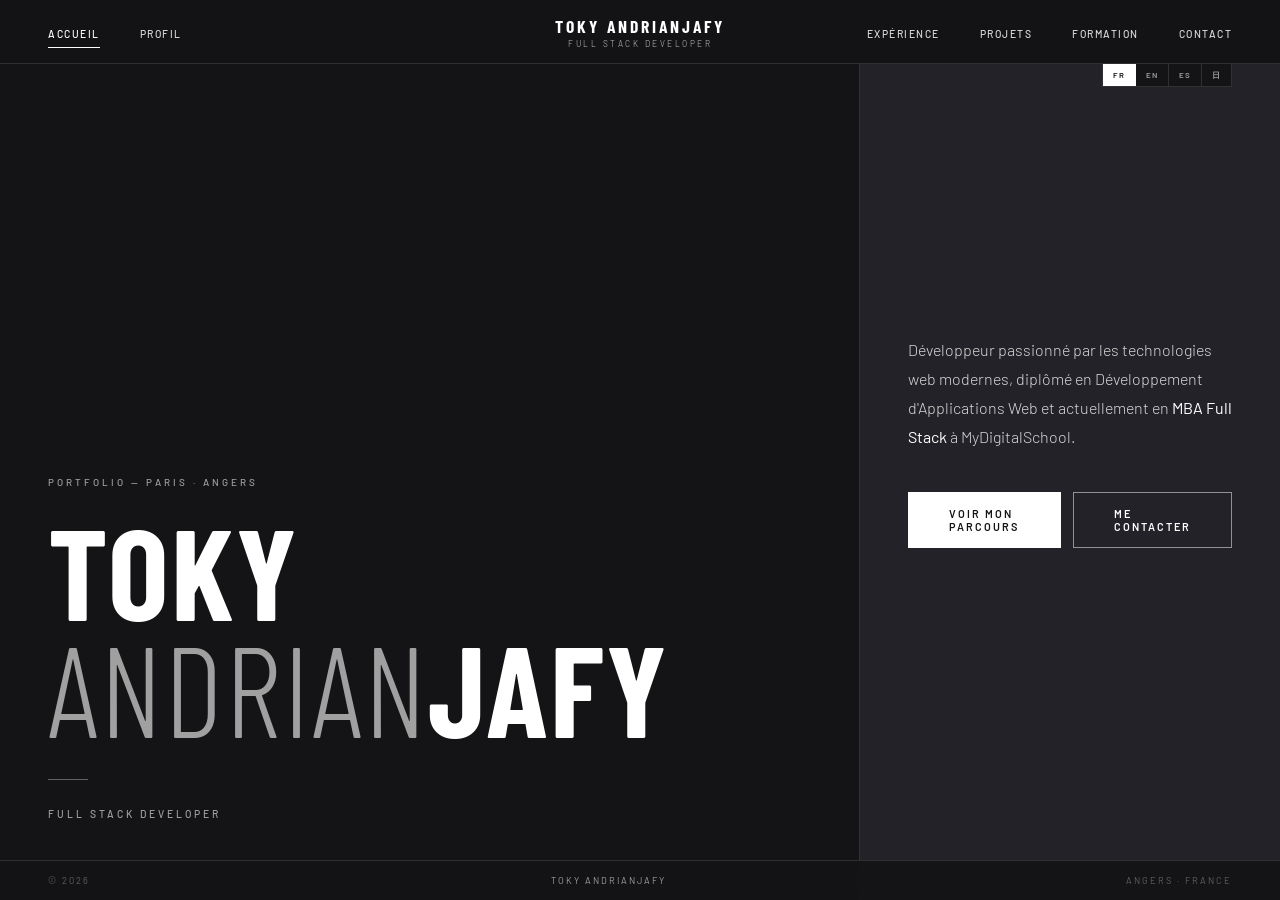
<file: index.html>
<!DOCTYPE html>
<html lang="fr">
<head>
  <meta charset="UTF-8" />
  <meta name="viewport" content="width=device-width, initial-scale=1.0" />
  <title>Toky Andrianjafy — Full Stack Developer</title>

  <!-- SEO -->
  <meta name="description" content="Toky Andrianjafy — Développeur Full Stack basé à Angers. Expert React, Next.js, Angular et Kubernetes. MBA Full Stack à MyDigitalSchool, actuellement Platform Engineer chez ENEDIS." />
  <meta name="author" content="Toky Andrianjafy" />
  <meta name="robots" content="index, follow" />
  <link rel="canonical" href="https://toky-andrianjafy.fr/" />

  <!-- Open Graph -->
  <meta property="og:type" content="website" />
  <meta property="og:url" content="https://toky-andrianjafy.fr/" />
  <meta property="og:title" content="Toky Andrianjafy — Full Stack Developer" />
  <meta property="og:description" content="Développeur Full Stack basé à Angers. Expert React, Next.js, Angular et Kubernetes. Platform Engineer chez ENEDIS." />
  <meta property="og:image" content="https://toky-andrianjafy.fr/images/og.png" />
  <meta property="og:locale" content="fr_FR" />

  <!-- Twitter Card -->
  <meta name="twitter:card" content="summary_large_image" />
  <meta name="twitter:title" content="Toky Andrianjafy — Full Stack Developer" />
  <meta name="twitter:description" content="Développeur Full Stack basé à Angers. Expert React, Next.js, Angular et Kubernetes." />
  <meta name="twitter:image" content="https://toky-andrianjafy.fr/images/og.png" />

  <!-- Favicon -->
  <link rel="icon" type="image/svg+xml" href="./favicon.svg" />
  <link rel="alternate icon" href="./favicon.ico" />

  <link rel="stylesheet" href="./assets/styles.css" />
</head>
<body data-page="home">

  <div id="cursor"></div>
  <div id="cursor-circle"></div>
  <div id="curtain"><div id="curtain-line"></div></div>

  <input type="checkbox" id="nav-toggle" class="nav-toggle" />
  <nav>
    <ul class="nav-left">
      <li><a href="./index.html" data-page="home" data-i18n="nav.home">Accueil</a></li>
      <li><a href="./pages/about.html" data-page="about" data-i18n="nav.about">Profil</a></li>
    </ul>
    <div class="nav-logo">
      <div class="nav-logo-main">Toky Andrianjafy</div>
      <div class="nav-logo-sub">Full Stack Developer</div>
    </div>
    <ul class="nav-right">
      <li><a href="./pages/experience.html" data-page="experience" data-i18n="nav.experience">Expérience</a></li>
      <li><a href="./pages/projects.html" data-page="projects" data-i18n="nav.projects">Projets</a></li>
      <li><a href="./pages/education.html" data-page="education" data-i18n="nav.education">Formation</a></li>
      <li><a href="./pages/contact.html" data-page="contact" data-i18n="nav.contact">Contact</a></li>
    </ul>
    <label for="nav-toggle" class="nav-hamburger" aria-label="Menu">
      <span></span><span></span><span></span>
    </label>
  </nav>
  <div class="nav-drawer">
    <a href="./index.html" data-page="home" data-i18n="nav.home">Accueil</a>
    <a href="./pages/about.html" data-page="about" data-i18n="nav.about">Profil</a>
    <a href="./pages/experience.html" data-page="experience" data-i18n="nav.experience">Expérience</a>
    <a href="./pages/projects.html" data-page="projects" data-i18n="nav.projects">Projets</a>
    <a href="./pages/education.html" data-page="education" data-i18n="nav.education">Formation</a>
    <a href="./pages/contact.html" data-page="contact" data-i18n="nav.contact">Contact</a>
  </div>

  <main class="page active" id="home">
    <div class="home-hero">
      <div class="hero-editorial">
        <div class="hero-overline reveal" data-i18n="home.overline">Portfolio — Paris · Angers</div>
        <h1 class="hero-name reveal">Toky<br><span class="italic">Andrian</span>jafy</h1>
        <div class="hero-rule reveal"></div>
        <div class="hero-tagline reveal" data-i18n="home.tagline">Full Stack Developer</div>
      </div>
      <div class="hero-content">
        <p class="hero-intro reveal" data-i18n="home.intro">Développeur passionné par les technologies web modernes, diplômé en Développement d'Applications Web et actuellement en <em>MBA Full Stack</em> à MyDigitalSchool.</p>
        
        <div class="hero-btns reveal">
          <a href="./pages/experience.html" class="btn btn-dark" data-page="experience" data-i18n="home.btn.work">Voir mon parcours</a>
          <a href="./pages/contact.html" class="btn btn-outline" data-page="contact" data-i18n="home.btn.contact">Me contacter</a>
        </div>
      </div>
    </div>
  </main>

  <footer>
    <span>© 2026</span>
    <span class="ft-center">Toky Andrianjafy</span>
    <span data-i18n="footer.loc">Angers · France</span>
  </footer>

  <script src="./assets/i18n.js"></script>
  <script src="./assets/main.js"></script>
</body>
</html>
</file>
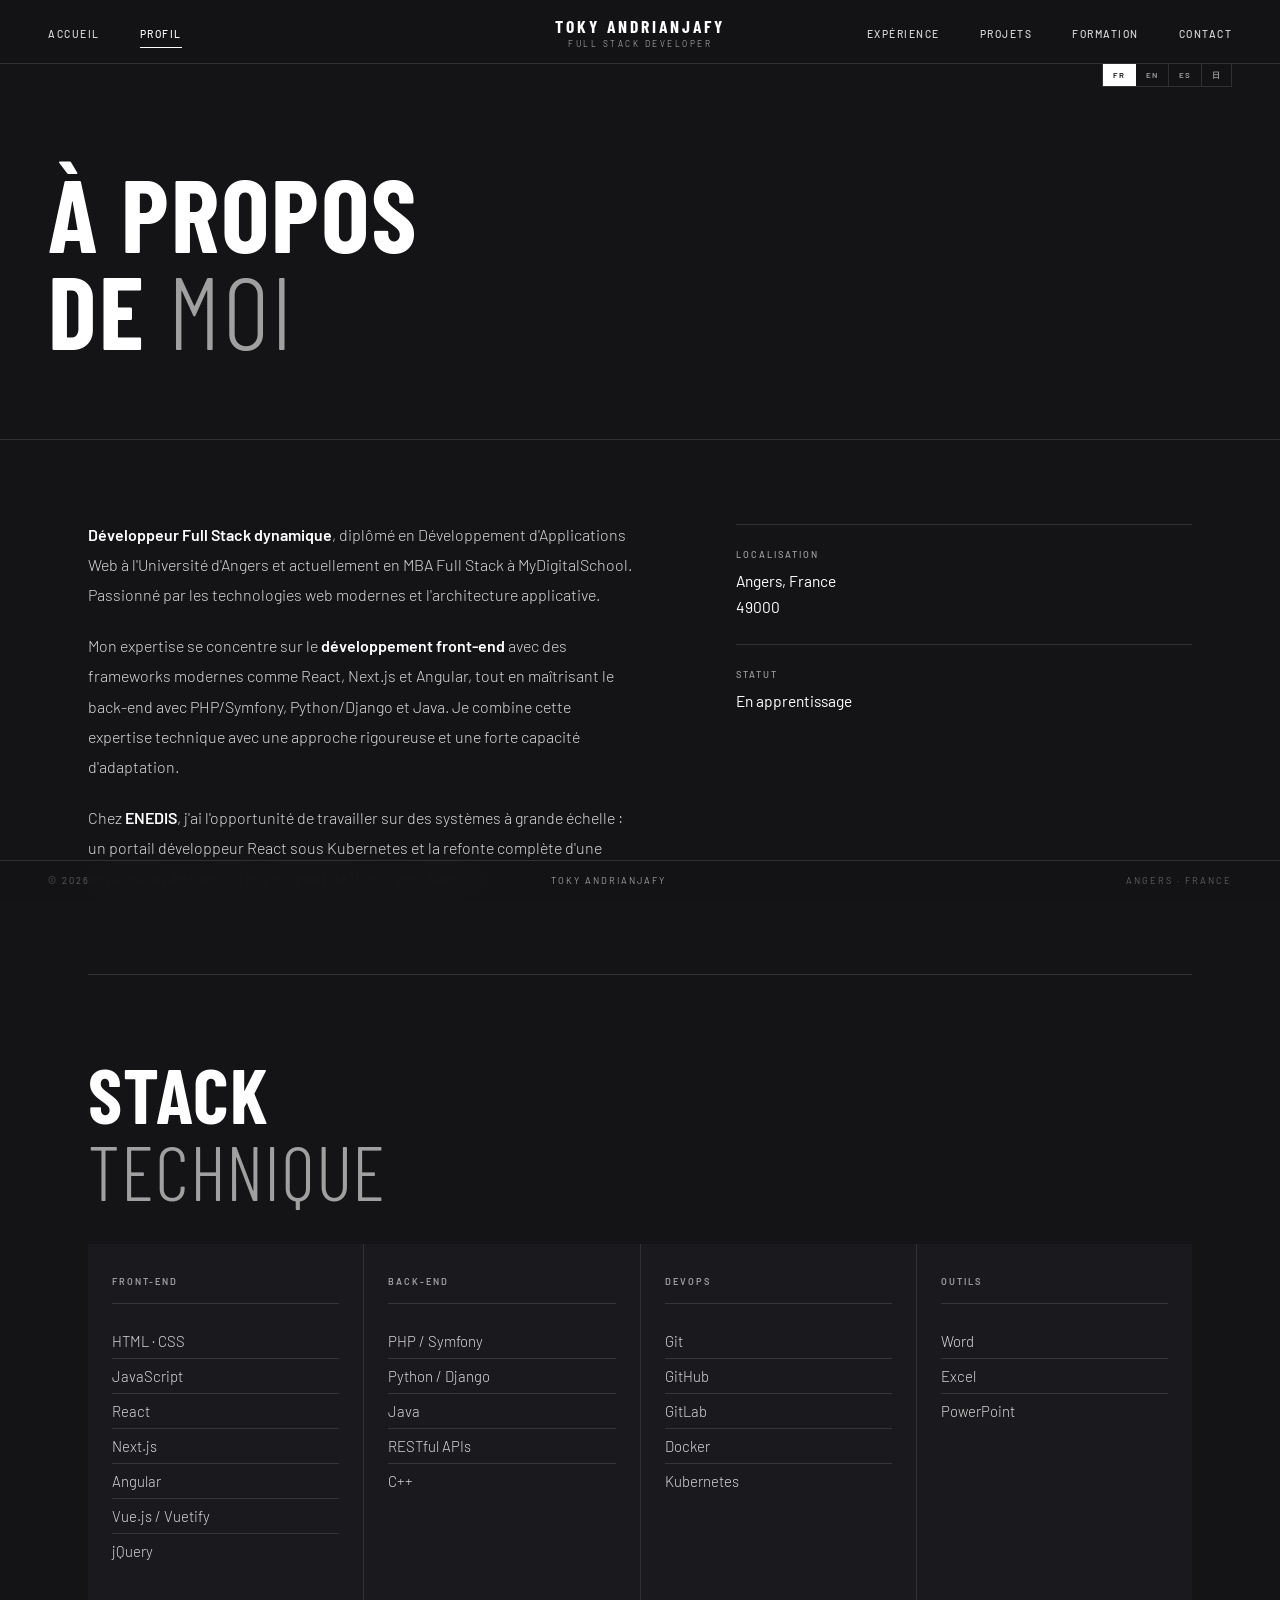
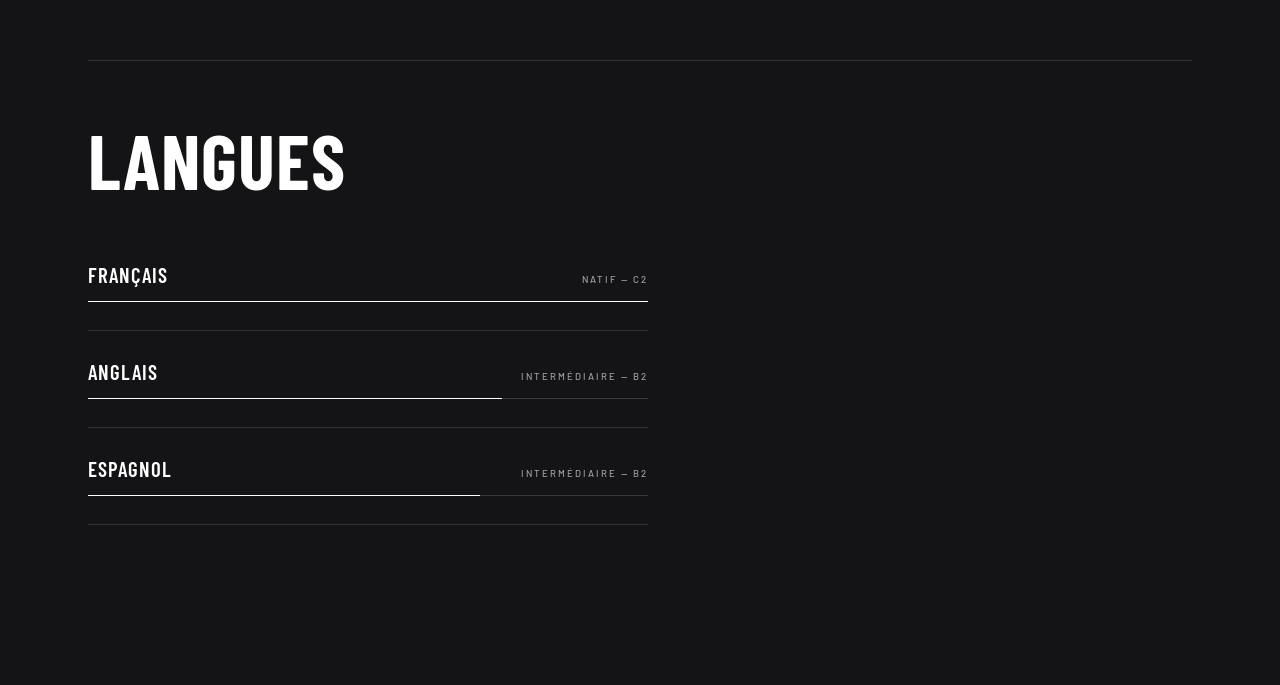
<file: pages/about.html>
<!DOCTYPE html>
<html lang="fr">
<head>
  <meta charset="UTF-8" />
  <meta name="viewport" content="width=device-width, initial-scale=1.0" />
  <title>Profil — Toky Andrianjafy</title>

  <!-- SEO -->
  <meta name="description" content="Profil de Toky Andrianjafy, développeur Full Stack maîtrisant React, Angular, Next.js, Python, Docker et Kubernetes. Basé à Angers, France." />
  <meta name="author" content="Toky Andrianjafy" />
  <meta name="robots" content="index, follow" />
  <link rel="canonical" href="https://toky-andrianjafy.fr/pages/about.html" />

  <!-- Open Graph -->
  <meta property="og:type" content="website" />
  <meta property="og:url" content="https://toky-andrianjafy.fr/pages/about.html" />
  <meta property="og:title" content="Profil — Toky Andrianjafy" />
  <meta property="og:description" content="Développeur Full Stack maîtrisant React, Angular, Next.js, Python, Docker et Kubernetes. Basé à Angers, France." />
  <meta property="og:image" content="https://toky-andrianjafy.fr/images/og.png" />
  <meta property="og:locale" content="fr_FR" />

  <!-- Twitter Card -->
  <meta name="twitter:card" content="summary_large_image" />
  <meta name="twitter:title" content="Profil — Toky Andrianjafy" />
  <meta name="twitter:description" content="Développeur Full Stack maîtrisant React, Angular, Next.js, Python, Docker et Kubernetes." />
  <meta name="twitter:image" content="https://toky-andrianjafy.fr/images/og.png" />

  <!-- Favicon -->
  <link rel="icon" type="image/svg+xml" href="../favicon.svg" />
  <link rel="alternate icon" href="../favicon.ico" />

  <link rel="stylesheet" href="../assets/styles.css" />
</head>
<body data-page="about">
  <div id="cursor"></div>
  <div id="cursor-circle"></div>
  <div id="curtain"><div id="curtain-line"></div></div>
  <input type="checkbox" id="nav-toggle" class="nav-toggle" />
  <nav>
    <ul class="nav-left">
      <li><a href="../index.html" data-page="home" data-i18n="nav.home">Accueil</a></li>
      <li><a href="../pages/about.html" data-page="about" data-i18n="nav.about">Profil</a></li>
    </ul>
    <div class="nav-logo">
      <div class="nav-logo-main">Toky Andrianjafy</div>
      <div class="nav-logo-sub">Full Stack Developer</div>
    </div>
    <ul class="nav-right">
      <li><a href="../pages/experience.html" data-page="experience" data-i18n="nav.experience">Expérience</a></li>
      <li><a href="../pages/projects.html" data-page="projects" data-i18n="nav.projects">Projets</a></li>
      <li><a href="../pages/education.html" data-page="education" data-i18n="nav.education">Formation</a></li>
      <li><a href="../pages/contact.html" data-page="contact" data-i18n="nav.contact">Contact</a></li>
    </ul>
    <label for="nav-toggle" class="nav-hamburger" aria-label="Menu">
      <span></span><span></span><span></span>
    </label>
  </nav>
  <div class="nav-drawer">
    <a href="../index.html" data-page="home" data-i18n="nav.home">Accueil</a>
    <a href="../pages/about.html" data-page="about" data-i18n="nav.about">Profil</a>
    <a href="../pages/experience.html" data-page="experience" data-i18n="nav.experience">Expérience</a>
    <a href="../pages/projects.html" data-page="projects" data-i18n="nav.projects">Projets</a>
    <a href="../pages/education.html" data-page="education" data-i18n="nav.education">Formation</a>
    <a href="../pages/contact.html" data-page="contact" data-i18n="nav.contact">Contact</a>
  </div>

  <main class="page active" id="about">
    <div class="page-hero-section">
      <h2 class="hero-page-title reveal" data-i18n="about.title">À propos<br>de <em>moi</em></h2>
    </div>
    <div class="pg-wrap">
      <div class="about-grid">
        <div class="about-body">
          <p class="reveal" data-i18n="about.p1"><strong>Développeur Full Stack dynamique</strong>, diplômé en Développement d'Applications Web à l'Université d'Angers et actuellement en MBA Full Stack à MyDigitalSchool.</p>
          <p class="reveal" data-i18n="about.p2">Mon expertise se concentre sur le <strong>développement front-end</strong> avec des frameworks modernes comme React, Next.js et Angular.</p>
          <p class="reveal" data-i18n="about.p3">Chez <strong>ENEDIS</strong>, j'ai travaillé sur des systèmes à grande échelle.</p>
        </div>
        <div class="about-aside">
          <div class="aside-block reveal">
            <div class="aside-label" data-i18n="about.loc.l">Localisation</div>
            <div class="aside-val" data-i18n="about.loc.v">Angers, France<br>49000</div>
          </div>
          
          <div class="aside-block reveal">
            <div class="aside-label" data-i18n="about.sta.l">Statut</div>
            <div class="aside-val" style="color:var(--or)" data-i18n="about.sta.v">En cours d'apprentissage</div>
          </div>
        </div>
      </div>

      <div class="divider"></div>

      <div class="skills-section">
        <h2 class="section-h2 reveal" style="margin-bottom:36px" data-i18n="about.ski.t">Stack<br><em>technique</em></h2>
        <div class="skills-grid reveal">
          <div class="skill-col">
            <div class="skill-col-title" data-i18n="col.front">Front-End</div>
            <ul class="skill-list">
              <li>HTML · CSS</li><li>JavaScript</li><li>React</li><li>Next.js</li><li>Angular</li><li>Vue.js / Vuetify</li><li>jQuery</li>
            </ul>
          </div>
          <div class="skill-col">
            <div class="skill-col-title" data-i18n="col.back">Back-End</div>
            <ul class="skill-list">
              <li>PHP / Symfony</li><li>Python / Django</li><li>Java</li><li>RESTful APIs</li><li>C++</li>
            </ul>
          </div>
          <div class="skill-col">
            <div class="skill-col-title" data-i18n="col.devops">DevOps</div>
            <ul class="skill-list">
              <li>Git</li><li>GitHub</li><li>GitLab</li><li>Docker</li><li>Kubernetes</li>
            </ul>
          </div>
          <div class="skill-col">
            <div class="skill-col-title" data-i18n="col.tools">Outils</div>
            <ul class="skill-list">
              <li>Word</li><li>Excel</li><li>PowerPoint</li>
            </ul>
          </div>
        </div>
      </div>

      <div class="divider"></div>

      <div class="langs-section">
        <h2 class="section-h2 reveal" style="margin-bottom:36px" data-i18n="cnt.lngs.l">Langues</h2>
        <div class="langs-list">
          <div class="lang-entry reveal">
            <div class="lang-top">
              <span class="lang-name" data-i18n="lng.fr">Français</span>
              <span class="lang-lv" data-i18n="lng.fr.lv">Natif — C2</span>
            </div>
            <div class="lang-track"><div class="lang-fill" style="width:100%"></div></div>
          </div>
          <div class="lang-entry reveal">
            <div class="lang-top">
              <span class="lang-name" data-i18n="lng.en">Anglais</span>
              <span class="lang-lv" data-i18n="lng.en.lv">Intermédiaire — B2</span>
            </div>
            <div class="lang-track"><div class="lang-fill" style="width:74%;animation-delay:.3s"></div></div>
          </div>
          <div class="lang-entry reveal">
            <div class="lang-top">
              <span class="lang-name" data-i18n="lng.es">Espagnol</span>
              <span class="lang-lv" data-i18n="lng.es.lv">Intermédiaire — B2</span>
            </div>
            <div class="lang-track"><div class="lang-fill" style="width:70%;animation-delay:.55s"></div></div>
          </div>
        </div>
      </div>
    </div>
  </main>

  <footer>
    <span>© 2026</span>
    <span class="ft-center">Toky Andrianjafy</span>
    <span data-i18n="footer.loc">Angers · France</span>
  </footer>
  <script src="../assets/i18n.js"></script>
  <script src="../assets/main.js"></script>
</body>
</html>
</file>
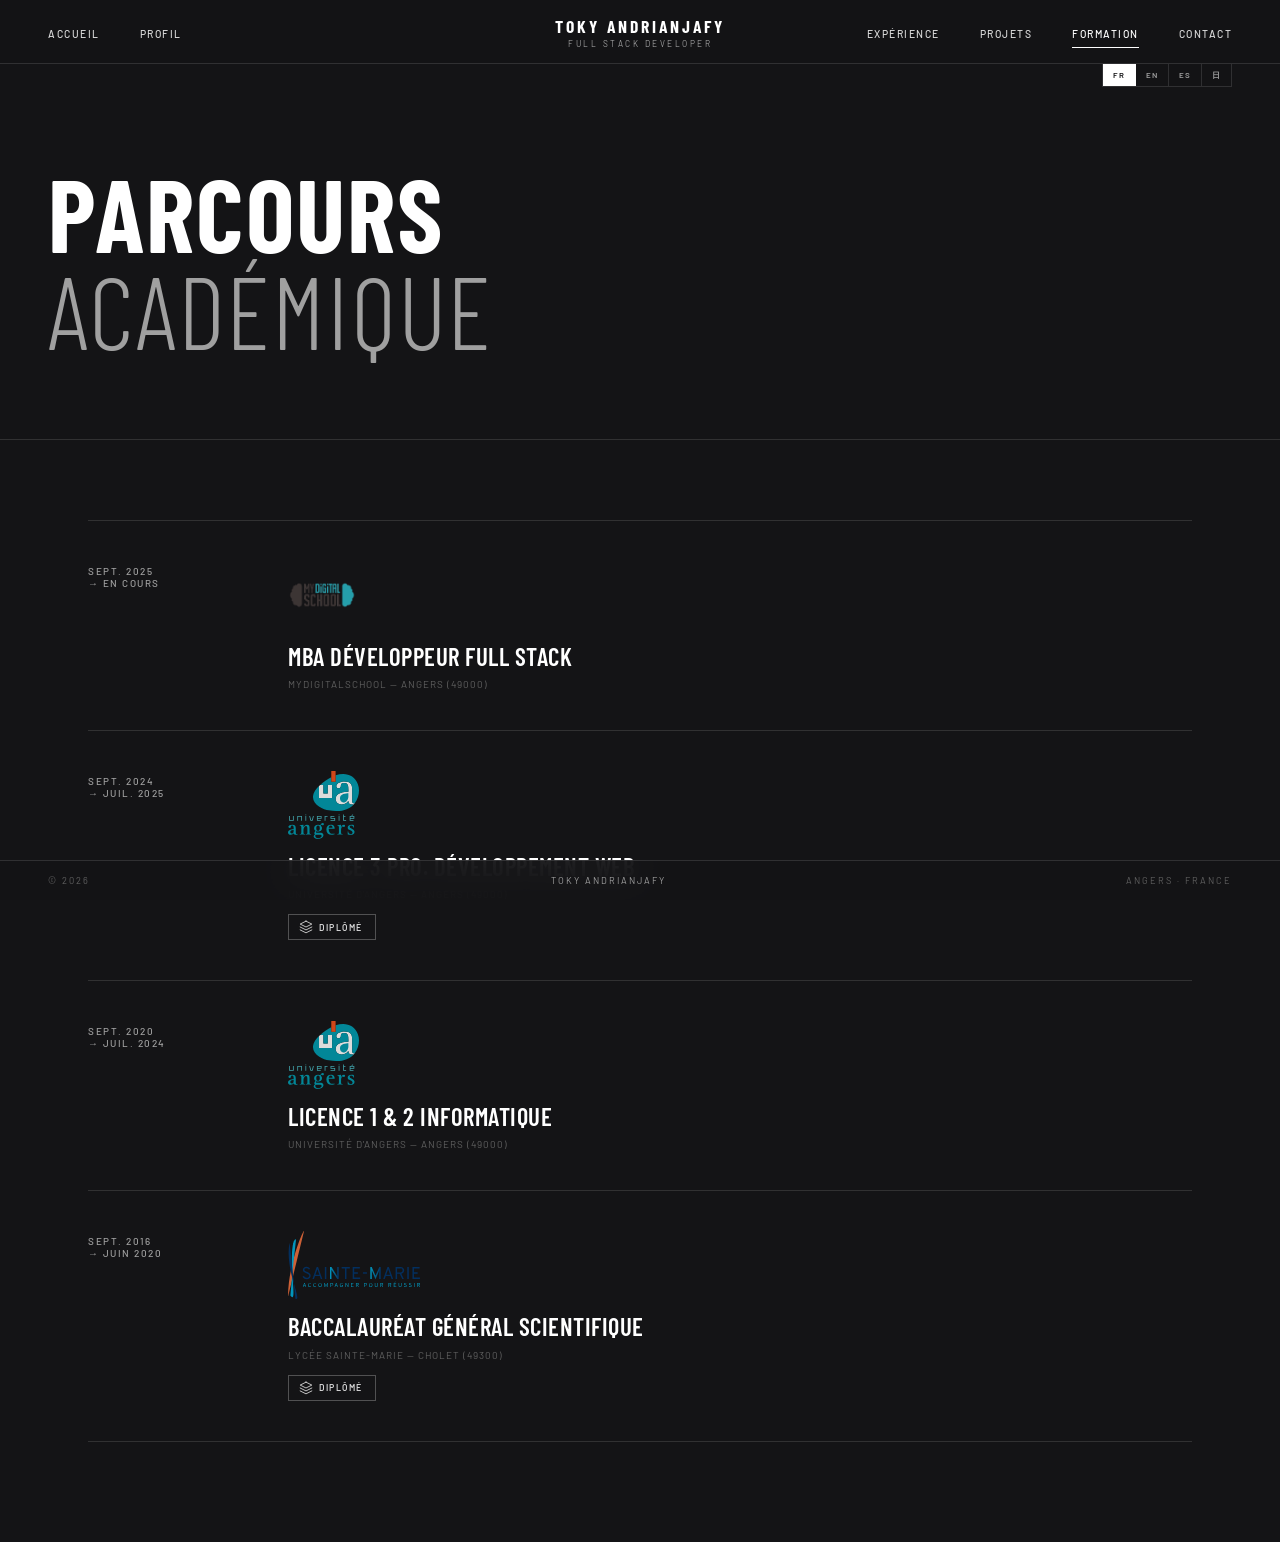
<file: pages/education.html>
<!DOCTYPE html>
<html lang="fr">
<head>
  <meta charset="UTF-8" />
  <meta name="viewport" content="width=device-width, initial-scale=1.0" />
  <title>Formation — Toky Andrianjafy</title>

  <!-- SEO -->
  <meta name="description" content="Parcours académique de Toky Andrianjafy : MBA Full Stack à MyDigitalSchool, Licence Pro Développement Web (Université d'Angers), Baccalauréat Scientifique." />
  <meta name="author" content="Toky Andrianjafy" />
  <meta name="robots" content="index, follow" />
  <link rel="canonical" href="https://toky-andrianjafy.fr/pages/education.html" />

  <!-- Open Graph -->
  <meta property="og:type" content="website" />
  <meta property="og:url" content="https://toky-andrianjafy.fr/pages/education.html" />
  <meta property="og:title" content="Formation — Toky Andrianjafy" />
  <meta property="og:description" content="MBA Full Stack à MyDigitalSchool, Licence Pro Développement Web à l'Université d'Angers. Développeur passionné par les technologies web modernes." />
  <meta property="og:image" content="https://toky-andrianjafy.fr/images/og.png" />
  <meta property="og:locale" content="fr_FR" />

  <!-- Twitter Card -->
  <meta name="twitter:card" content="summary_large_image" />
  <meta name="twitter:title" content="Formation — Toky Andrianjafy" />
  <meta name="twitter:description" content="MBA Full Stack (MyDigitalSchool) · Licence Pro Dev Web (Univ. Angers) · Bac Scientifique." />
  <meta name="twitter:image" content="https://toky-andrianjafy.fr/images/og.png" />

  <!-- Favicon -->
  <link rel="icon" type="image/svg+xml" href="../favicon.svg" />
  <link rel="alternate icon" href="../favicon.ico" />

  <link rel="stylesheet" href="../assets/styles.css" />
</head>
<body data-page="education">
  <div id="cursor"></div>
  <div id="cursor-circle"></div>
  <div id="curtain"><div id="curtain-line"></div></div>
  <input type="checkbox" id="nav-toggle" class="nav-toggle" />
  <nav>
    <ul class="nav-left">
      <li><a href="../index.html" data-page="home" data-i18n="nav.home">Accueil</a></li>
      <li><a href="../pages/about.html" data-page="about" data-i18n="nav.about">Profil</a></li>
    </ul>
    <div class="nav-logo">
      <div class="nav-logo-main">Toky Andrianjafy</div>
      <div class="nav-logo-sub">Full Stack Developer</div>
    </div>
    <ul class="nav-right">
      <li><a href="../pages/experience.html" data-page="experience" data-i18n="nav.experience">Expérience</a></li>
      <li><a href="../pages/projects.html" data-page="projects" data-i18n="nav.projects">Projets</a></li>
      <li><a href="../pages/education.html" data-page="education" data-i18n="nav.education">Formation</a></li>
      <li><a href="../pages/contact.html" data-page="contact" data-i18n="nav.contact">Contact</a></li>
    </ul>
    <label for="nav-toggle" class="nav-hamburger" aria-label="Menu">
      <span></span><span></span><span></span>
    </label>
  </nav>
  <div class="nav-drawer">
    <a href="../index.html" data-page="home" data-i18n="nav.home">Accueil</a>
    <a href="../pages/about.html" data-page="about" data-i18n="nav.about">Profil</a>
    <a href="../pages/experience.html" data-page="experience" data-i18n="nav.experience">Expérience</a>
    <a href="../pages/projects.html" data-page="projects" data-i18n="nav.projects">Projets</a>
    <a href="../pages/education.html" data-page="education" data-i18n="nav.education">Formation</a>
    <a href="../pages/contact.html" data-page="contact" data-i18n="nav.contact">Contact</a>
  </div>

  <main class="page active" id="education">
    <div class="page-hero-section">
      <h2 class="hero-page-title reveal" data-i18n="edu.title">Parcours<br><em>académique</em></h2>
    </div>
    <div class="pg-wrap">
      <div class="edu-list">

        <div class="edu-entry reveal">
          <div class="edu-year" data-i18n="edu.1.per">Sept. 2025<br>→ En cours</div>
          <div>
            <div class="edu-logo"><img src="../images/mds.png" alt="MyDigitalSchool" /></div>
            <div class="edu-deg" data-i18n="edu.1.deg">MBA Développeur Full Stack</div>
            <div class="edu-school" data-i18n="edu.1.sch">MyDigitalSchool — Angers (49000)</div>
          </div>
        </div>

        <div class="edu-entry reveal">
          <div class="edu-year" data-i18n="edu.2.per">Sept. 2024<br>→ Juil. 2025</div>
          <div>
            <div class="edu-logo"><img src="../images/ua.svg" alt="Université d'Angers" /></div>
            <div class="edu-deg" data-i18n="edu.2.deg">Licence 3 Pro. Développement Web</div>
            <div class="edu-school" data-i18n="edu.2.sch">Université d'Angers — Angers (49000)</div>
            <div class="edu-badge">
              <svg width="14" height="14" viewBox="0 0 24 24" fill="none" stroke="currentColor" stroke-width="1.5" stroke-linecap="round" stroke-linejoin="round"><path d="M12 2L2 7l10 5 10-5-10-5z"/><path d="M2 17l10 5 10-5"/><path d="M2 12l10 5 10-5"/></svg>
              <span data-i18n="edu.2.badge">Diplômé</span>
            </div>
          </div>
        </div>

        <div class="edu-entry reveal">
          <div class="edu-year" data-i18n="edu.3.per">Sept. 2020<br>→ Juil. 2024</div>
          <div>
            <div class="edu-logo"><img src="../images/ua.svg" alt="Université d'Angers" /></div>
            <div class="edu-deg" data-i18n="edu.3.deg">Licence 1 &amp; 2 Informatique</div>
            <div class="edu-school" data-i18n="edu.3.sch">Université d'Angers — Angers (49000)</div>
          </div>
        </div>

        <div class="edu-entry reveal">
          <div class="edu-year" data-i18n="edu.4.per">Sept. 2016<br>→ Juin 2020</div>
          <div>
            <div class="edu-logo"><img src="../images/saintemarie.svg" alt="Lycée Sainte-Marie" class="logo-dark-bg" /></div>
            <div class="edu-deg" data-i18n="edu.4.deg">Baccalauréat Général Scientifique</div>
            <div class="edu-school" data-i18n="edu.4.sch">Lycée Sainte-Marie — Cholet (49300)</div>
            <div class="edu-badge">
              <svg width="14" height="14" viewBox="0 0 24 24" fill="none" stroke="currentColor" stroke-width="1.5" stroke-linecap="round" stroke-linejoin="round"><path d="M12 2L2 7l10 5 10-5-10-5z"/><path d="M2 17l10 5 10-5"/><path d="M2 12l10 5 10-5"/></svg>
              <span data-i18n="edu.4.badge">Diplômé</span>
            </div>
          </div>
        </div>

      </div>
    </div>
  </main>

  <footer>
    <span>© 2026</span>
    <span class="ft-center">Toky Andrianjafy</span>
    <span data-i18n="footer.loc">Angers · France</span>
  </footer>
  <script src="../assets/i18n.js"></script>
  <script src="../assets/main.js"></script>
</body>
</html>
</file>
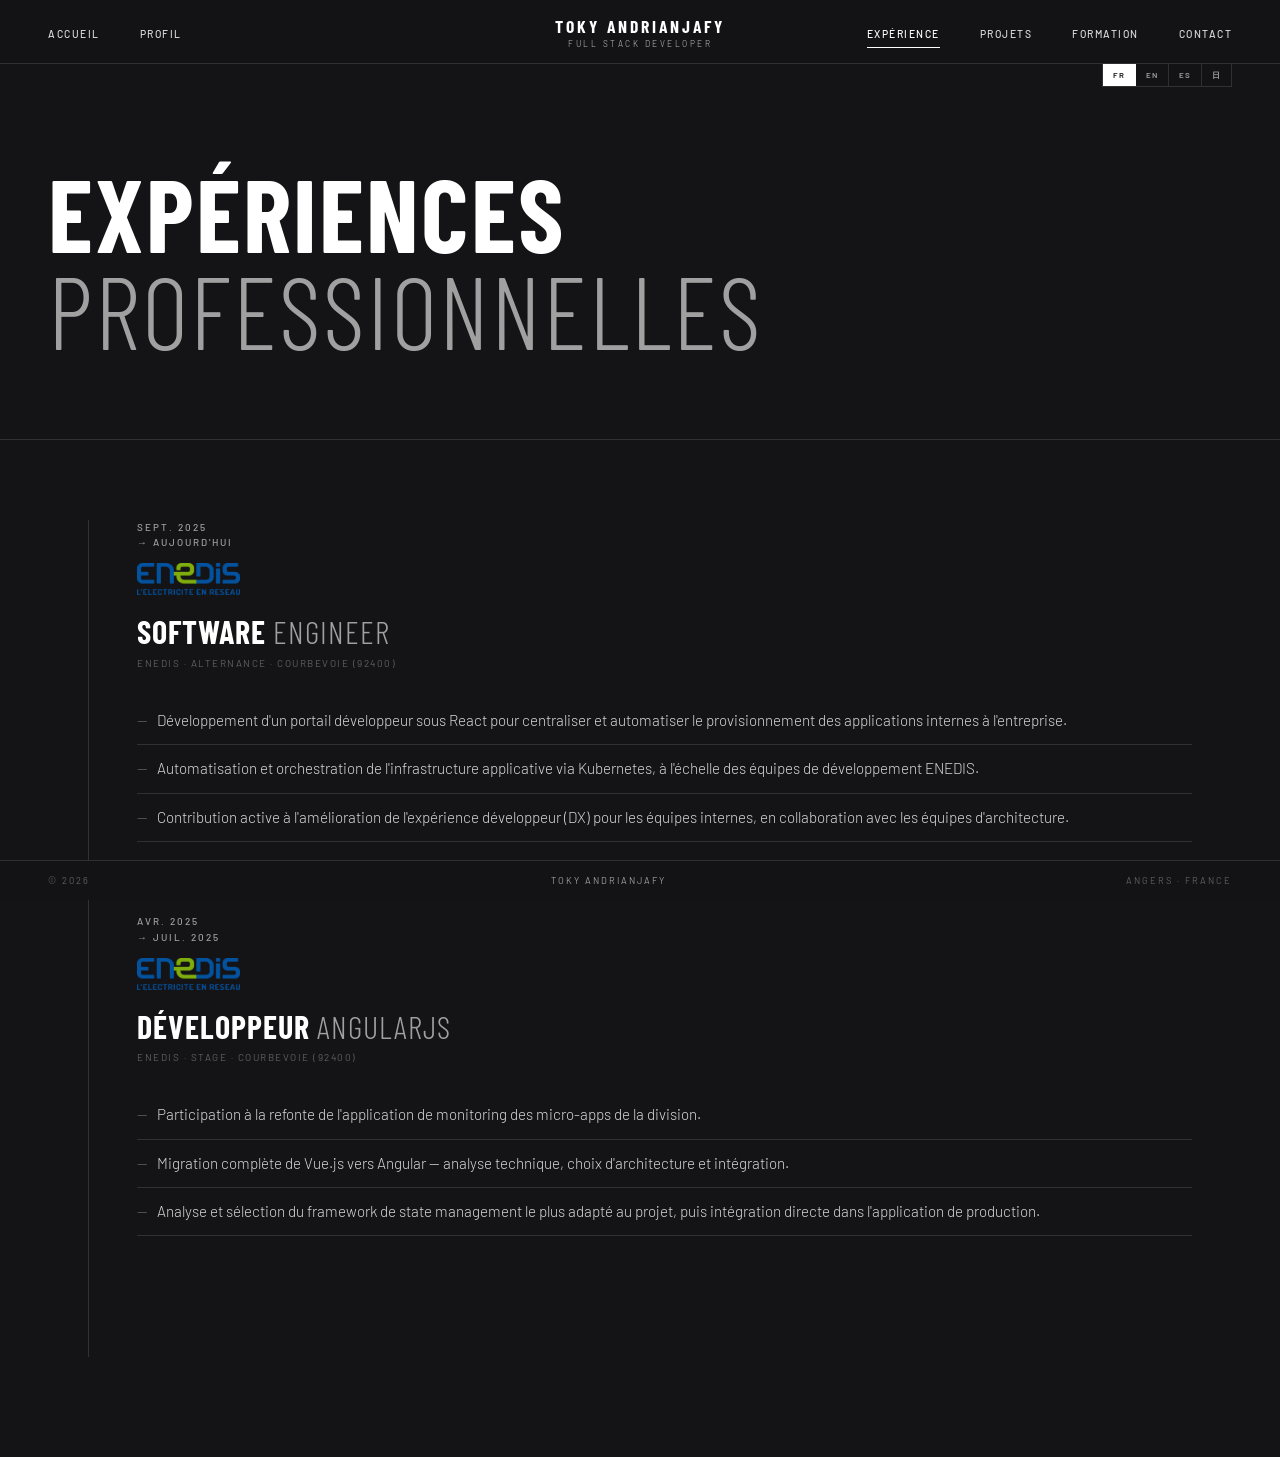
<file: pages/experience.html>
<!DOCTYPE html>
<html lang="fr">
<head>
  <meta charset="UTF-8" />
  <meta name="viewport" content="width=device-width, initial-scale=1.0" />
  <title>Expérience — Toky Andrianjafy</title>

  <!-- SEO -->
  <meta name="description" content="Expériences professionnelles de Toky Andrianjafy : Platform Engineer chez ENEDIS (React, Kubernetes), développeur AngularJS (migration Vue.js → Angular). Basé à Angers." />
  <meta name="author" content="Toky Andrianjafy" />
  <meta name="robots" content="index, follow" />
  <link rel="canonical" href="https://toky-andrianjafy.fr/pages/experience.html" />

  <!-- Open Graph -->
  <meta property="og:type" content="website" />
  <meta property="og:url" content="https://toky-andrianjafy.fr/pages/experience.html" />
  <meta property="og:title" content="Expérience — Toky Andrianjafy" />
  <meta property="og:description" content="Platform Engineer chez ENEDIS (React, Kubernetes) et développeur AngularJS. Expériences en Developer Experience et infrastructure applicative." />
  <meta property="og:image" content="https://toky-andrianjafy.fr/images/og.png" />
  <meta property="og:locale" content="fr_FR" />

  <!-- Twitter Card -->
  <meta name="twitter:card" content="summary_large_image" />
  <meta name="twitter:title" content="Expérience — Toky Andrianjafy" />
  <meta name="twitter:description" content="Platform Engineer chez ENEDIS. Expériences en React, Angular, Kubernetes et Developer Experience." />
  <meta name="twitter:image" content="https://toky-andrianjafy.fr/images/og.png" />

  <!-- Favicon -->
  <link rel="icon" type="image/svg+xml" href="../favicon.svg" />
  <link rel="alternate icon" href="../favicon.ico" />

  <link rel="stylesheet" href="../assets/styles.css" />
</head>
<body data-page="experience">
  <div id="cursor"></div>
  <div id="cursor-circle"></div>
  <div id="curtain"><div id="curtain-line"></div></div>
  <input type="checkbox" id="nav-toggle" class="nav-toggle" />
  <nav>
    <ul class="nav-left">
      <li><a href="../index.html" data-page="home" data-i18n="nav.home">Accueil</a></li>
      <li><a href="../pages/about.html" data-page="about" data-i18n="nav.about">Profil</a></li>
    </ul>
    <div class="nav-logo">
      <div class="nav-logo-main">Toky Andrianjafy</div>
      <div class="nav-logo-sub">Full Stack Developer</div>
    </div>
    <ul class="nav-right">
      <li><a href="../pages/experience.html" data-page="experience" data-i18n="nav.experience">Expérience</a></li>
      <li><a href="../pages/projects.html" data-page="projects" data-i18n="nav.projects">Projets</a></li>
      <li><a href="../pages/education.html" data-page="education" data-i18n="nav.education">Formation</a></li>
      <li><a href="../pages/contact.html" data-page="contact" data-i18n="nav.contact">Contact</a></li>
    </ul>
    <label for="nav-toggle" class="nav-hamburger" aria-label="Menu">
      <span></span><span></span><span></span>
    </label>
  </nav>
  <div class="nav-drawer">
    <a href="../index.html" data-page="home" data-i18n="nav.home">Accueil</a>
    <a href="../pages/about.html" data-page="about" data-i18n="nav.about">Profil</a>
    <a href="../pages/experience.html" data-page="experience" data-i18n="nav.experience">Expérience</a>
    <a href="../pages/projects.html" data-page="projects" data-i18n="nav.projects">Projets</a>
    <a href="../pages/education.html" data-page="education" data-i18n="nav.education">Formation</a>
    <a href="../pages/contact.html" data-page="contact" data-i18n="nav.contact">Contact</a>
  </div>

  <main class="page active" id="experience">
    <div class="page-hero-section">
      <h2 class="hero-page-title reveal" data-i18n="exp.title">Expériences<br><em>professionnelles</em></h2>
    </div>
    <div class="pg-wrap">
      <div class="timeline">

        <div class="tl-entry">
          <div class="tl-date-col">
            <div class="tl-period reveal" data-i18n="exp.1.per">Sept. 2025<br>→ Aujourd'hui</div>
          </div>
          <div>
            <div class="tl-company-logo reveal">
              <img src="../images/enedis.png" alt="ENEDIS" style="height: 32px; width: auto; object-fit: contain;" />
            </div>
            <div class="tl-role reveal" data-i18n="exp.1.role">Platform <em>Engineer</em></div>
            <div class="tl-company reveal" data-i18n="exp.1.co">ENEDIS · Developer Experience &amp; Internal Tools · Courbevoie (92400)</div>
            <ul class="tl-tasks">
              <li class="reveal" data-i18n="exp.1.t1">Développement d'un portail développeur sous React pour centraliser et automatiser le provisionnement des applications internes à l'entreprise.</li>
              <li class="reveal" data-i18n="exp.1.t2">Automatisation et orchestration de l'infrastructure applicative via Kubernetes, à l'échelle des équipes de développement ENEDIS.</li>
              <li class="reveal" data-i18n="exp.1.t3">Contribution active à l'amélioration de l'expérience développeur (DX) pour les équipes internes, en collaboration avec les équipes d'architecture.</li>
            </ul>
          </div>
        </div>

        <div class="tl-entry">
          <div class="tl-date-col">
            <div class="tl-period reveal" data-i18n="exp.2.per">Avr. 2025<br>→ Juil. 2025</div>
          </div>
          <div>
            <div class="tl-company-logo reveal">
              <img src="../images/enedis.png" alt="ENEDIS" style="height: 32px; width: auto; object-fit: contain;" />
            </div>
            <div class="tl-role reveal" data-i18n="exp.2.role">AngularJS <em>Developer</em></div>
            <div class="tl-company reveal" data-i18n="exp.2.co">ENEDIS · Stage · Courbevoie (92400)</div>
            <ul class="tl-tasks">
              <li class="reveal" data-i18n="exp.2.t1">Participation à la refonte de l'application de monitoring des micro-apps de la division.</li>
              <li class="reveal" data-i18n="exp.2.t2">Migration complète de Vue.js vers Angular — analyse technique, choix d'architecture et intégration.</li>
              <li class="reveal" data-i18n="exp.2.t3">Analyse et sélection du framework de state management le plus adapté au projet, puis intégration directe dans l'application de production.</li>
              <li class="reveal" data-i18n="exp.2.t4">Intégration de nouvelles fonctionnalités métier dans l'application.</li>
            </ul>
          </div>
        </div>

      </div>
    </div>
  </main>

  <footer>
    <span>© 2026</span>
    <span class="ft-center">Toky Andrianjafy</span>
    <span data-i18n="footer.loc">Angers · France</span>
  </footer>
  <script src="../assets/i18n.js"></script>
  <script src="../assets/main.js"></script>
</body>
</html>
</file>
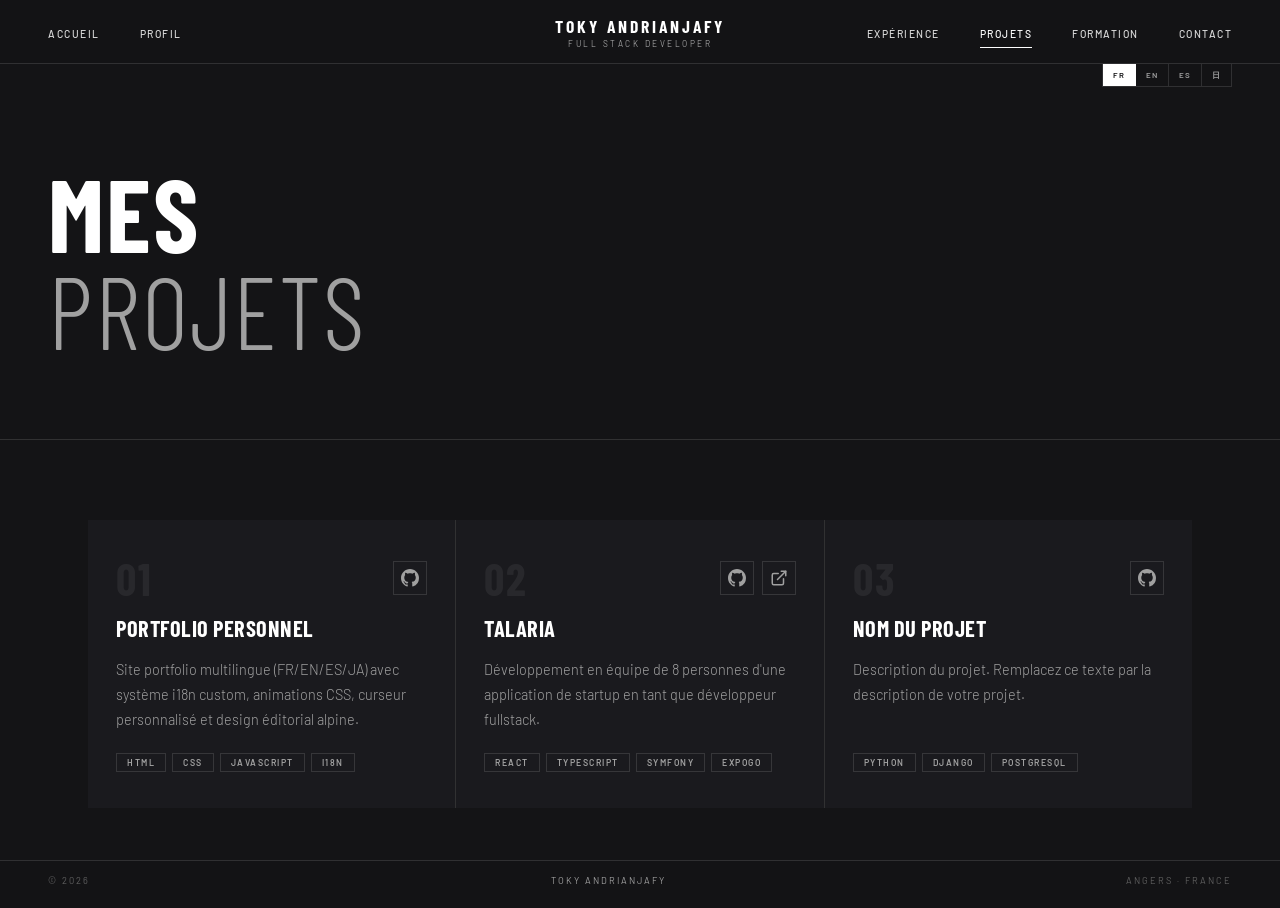
<file: pages/projects.html>
<!DOCTYPE html>
<html lang="fr">
<head>
  <meta charset="UTF-8" />
  <meta name="viewport" content="width=device-width, initial-scale=1.0" />
  <title>Projets — Toky Andrianjafy</title>

  <!-- SEO -->
  <meta name="description" content="Projets de Toky Andrianjafy, développeur Full Stack : applications web, outils internes, expérimentations React, Angular, Python et plus." />
  <meta name="author" content="Toky Andrianjafy" />
  <meta name="robots" content="index, follow" />
  <link rel="canonical" href="https://toky-andrianjafy.fr/pages/projects.html" />

  <!-- Open Graph -->
  <meta property="og:type" content="website" />
  <meta property="og:url" content="https://toky-andrianjafy.fr/pages/projects.html" />
  <meta property="og:title" content="Projets — Toky Andrianjafy" />
  <meta property="og:description" content="Projets personnels et professionnels de Toky Andrianjafy, développeur Full Stack." />
  <meta property="og:image" content="https://toky-andrianjafy.fr/images/og.png" />
  <meta property="og:locale" content="fr_FR" />

  <!-- Twitter Card -->
  <meta name="twitter:card" content="summary_large_image" />
  <meta name="twitter:title" content="Projets — Toky Andrianjafy" />
  <meta name="twitter:description" content="Projets personnels et professionnels de Toky Andrianjafy, développeur Full Stack." />
  <meta name="twitter:image" content="https://toky-andrianjafy.fr/images/og.png" />

  <!-- Favicon -->
  <link rel="icon" type="image/svg+xml" href="../favicon.svg" />
  <link rel="alternate icon" href="../favicon.ico" />

  <link rel="stylesheet" href="../assets/styles.css" />
</head>
<body data-page="projects">
  <div id="cursor"></div>
  <div id="cursor-circle"></div>
  <div id="curtain"><div id="curtain-line"></div></div>
  <input type="checkbox" id="nav-toggle" class="nav-toggle" />
  <nav>
    <ul class="nav-left">
      <li><a href="../index.html" data-page="home" data-i18n="nav.home">Accueil</a></li>
      <li><a href="../pages/about.html" data-page="about" data-i18n="nav.about">Profil</a></li>
    </ul>
    <div class="nav-logo">
      <div class="nav-logo-main">Toky Andrianjafy</div>
      <div class="nav-logo-sub">Full Stack Developer</div>
    </div>
    <ul class="nav-right">
      <li><a href="../pages/experience.html" data-page="experience" data-i18n="nav.experience">Expérience</a></li>
      <li><a href="../pages/projects.html" data-page="projects" data-i18n="nav.projects">Projets</a></li>
      <li><a href="../pages/education.html" data-page="education" data-i18n="nav.education">Formation</a></li>
      <li><a href="../pages/contact.html" data-page="contact" data-i18n="nav.contact">Contact</a></li>
    </ul>
    <label for="nav-toggle" class="nav-hamburger" aria-label="Menu">
      <span></span><span></span><span></span>
    </label>
  </nav>
  <div class="nav-drawer">
    <a href="../index.html" data-page="home" data-i18n="nav.home">Accueil</a>
    <a href="../pages/about.html" data-page="about" data-i18n="nav.about">Profil</a>
    <a href="../pages/experience.html" data-page="experience" data-i18n="nav.experience">Expérience</a>
    <a href="../pages/projects.html" data-page="projects" data-i18n="nav.projects">Projets</a>
    <a href="../pages/education.html" data-page="education" data-i18n="nav.education">Formation</a>
    <a href="../pages/contact.html" data-page="contact" data-i18n="nav.contact">Contact</a>
  </div>

  <main class="page active" id="projects">
    <div class="page-hero-section">
      <h2 class="hero-page-title reveal" data-i18n="prj.title">Mes<br><em>projets</em></h2>
    </div>
    <div class="pg-wrap">

      <div class="projects-grid">

        <!-- Projet 1 — Portfolio -->
        <article class="project-card reveal">
          <div class="project-card-header">
            <div class="project-number">01</div>
            <div class="project-links">
              <a href="https://github.com/tokyandria001/portfolio" target="_blank" rel="noopener" class="project-link" aria-label="GitHub">
                <svg width="18" height="18" viewBox="0 0 24 24" fill="currentColor"><path d="M12 0C5.37 0 0 5.37 0 12c0 5.31 3.435 9.795 8.205 11.385.6.105.825-.255.825-.57 0-.285-.015-1.23-.015-2.235-3.015.555-3.795-.735-4.035-1.41-.135-.345-.72-1.41-1.23-1.695-.42-.225-1.02-.78-.015-.795.945-.015 1.62.87 1.845 1.23 1.08 1.815 2.805 1.305 3.495.99.105-.78.42-1.305.765-1.605-2.67-.3-5.46-1.335-5.46-5.925 0-1.305.465-2.385 1.23-3.225-.12-.3-.54-1.53.12-3.18 0 0 1.005-.315 3.3 1.23.96-.27 1.98-.405 3-.405s2.04.135 3 .405c2.295-1.56 3.3-1.23 3.3-1.23.66 1.65.24 2.88.12 3.18.765.84 1.23 1.905 1.23 3.225 0 4.605-2.805 5.625-5.475 5.925.435.375.81 1.095.81 2.22 0 1.605-.015 2.895-.015 3.3 0 .315.225.69.825.57A12.02 12.02 0 0024 12c0-6.63-5.37-12-12-12z"/></svg>
              </a>
            </div>
          </div>
          <h3 class="project-title" data-i18n="prj.1.title">Portfolio Personnel</h3>
          <p class="project-desc" data-i18n="prj.1.desc">Site portfolio multilingue (FR/EN/ES/JA) avec système i18n custom, animations CSS, curseur personnalisé et design éditorial alpine.</p>
          <div class="project-tags">
            <span class="project-tag">HTML</span>
            <span class="project-tag">CSS</span>
            <span class="project-tag">JavaScript</span>
            <span class="project-tag">i18n</span>
          </div>
        </article>

        <!-- Projet 2 -->
        <article class="project-card reveal">
          <div class="project-card-header">
            <div class="project-number">02</div>
            <div class="project-links">
              <a href="#" target="_blank" rel="noopener" class="project-link" aria-label="GitHub">
                <svg width="18" height="18" viewBox="0 0 24 24" fill="currentColor"><path d="M12 0C5.37 0 0 5.37 0 12c0 5.31 3.435 9.795 8.205 11.385.6.105.825-.255.825-.57 0-.285-.015-1.23-.015-2.235-3.015.555-3.795-.735-4.035-1.41-.135-.345-.72-1.41-1.23-1.695-.42-.225-1.02-.78-.015-.795.945-.015 1.62.87 1.845 1.23 1.08 1.815 2.805 1.305 3.495.99.105-.78.42-1.305.765-1.605-2.67-.3-5.46-1.335-5.46-5.925 0-1.305.465-2.385 1.23-3.225-.12-.3-.54-1.53.12-3.18 0 0 1.005-.315 3.3 1.23.96-.27 1.98-.405 3-.405s2.04.135 3 .405c2.295-1.56 3.3-1.23 3.3-1.23.66 1.65.24 2.88.12 3.18.765.84 1.23 1.905 1.23 3.225 0 4.605-2.805 5.625-5.475 5.925.435.375.81 1.095.81 2.22 0 1.605-.015 2.895-.015 3.3 0 .315.225.69.825.57A12.02 12.02 0 0024 12c0-6.63-5.37-12-12-12z"/></svg>
              </a>
              <a href="#" target="_blank" rel="noopener" class="project-link project-link-live" aria-label="Demo live">
                <svg width="18" height="18" viewBox="0 0 24 24" fill="none" stroke="currentColor" stroke-width="2" stroke-linecap="round" stroke-linejoin="round"><path d="M18 13v6a2 2 0 01-2 2H5a2 2 0 01-2-2V8a2 2 0 012-2h6"/><polyline points="15 3 21 3 21 9"/><line x1="10" y1="14" x2="21" y2="3"/></svg>
              </a>
            </div>
          </div>
          <h3 class="project-title" data-i18n="prj.2.title">TALARIA</h3>
          <p class="project-desc" data-i18n="prj.2.desc">Je travail dans un groupe de 8 personnes, en tant que développeur fullstack, à la création d'une startup.</p>
          <div class="project-tags">
            <span class="project-tag">React</span>
            <span class="project-tag">TypeScript</span>
            <span class="project-tag">Symfony</span>
            <span class="project-tag">ExpoGo</span>
          </div>
        </article>

        <!-- Projet 3 -->
        <article class="project-card reveal">
          <div class="project-card-header">
            <div class="project-number">03</div>
            <div class="project-links">
              <a href="#" target="_blank" rel="noopener" class="project-link" aria-label="GitHub">
                <svg width="18" height="18" viewBox="0 0 24 24" fill="currentColor"><path d="M12 0C5.37 0 0 5.37 0 12c0 5.31 3.435 9.795 8.205 11.385.6.105.825-.255.825-.57 0-.285-.015-1.23-.015-2.235-3.015.555-3.795-.735-4.035-1.41-.135-.345-.72-1.41-1.23-1.695-.42-.225-1.02-.78-.015-.795.945-.015 1.62.87 1.845 1.23 1.08 1.815 2.805 1.305 3.495.99.105-.78.42-1.305.765-1.605-2.67-.3-5.46-1.335-5.46-5.925 0-1.305.465-2.385 1.23-3.225-.12-.3-.54-1.53.12-3.18 0 0 1.005-.315 3.3 1.23.96-.27 1.98-.405 3-.405s2.04.135 3 .405c2.295-1.56 3.3-1.23 3.3-1.23.66 1.65.24 2.88.12 3.18.765.84 1.23 1.905 1.23 3.225 0 4.605-2.805 5.625-5.475 5.925.435.375.81 1.095.81 2.22 0 1.605-.015 2.895-.015 3.3 0 .315.225.69.825.57A12.02 12.02 0 0024 12c0-6.63-5.37-12-12-12z"/></svg>
              </a>
            </div>
          </div>
          <h3 class="project-title" data-i18n="prj.3.title">Nom du projet</h3>
          <p class="project-desc" data-i18n="prj.3.desc">Description du projet. Remplacez ce texte par la description de votre projet.</p>
          <div class="project-tags">
            <span class="project-tag">Python</span>
            <span class="project-tag">Django</span>
            <span class="project-tag">PostgreSQL</span>
          </div>
        </article>

      </div>
    </div>
  </main>

  <footer>
    <span>© 2026</span>
    <span class="ft-center">Toky Andrianjafy</span>
    <span data-i18n="footer.loc">Angers · France</span>
  </footer>
  <script src="../assets/i18n.js"></script>
  <script src="../assets/main.js"></script>
</body>
</html>
</file>
<file: assets/styles.css>
@import url('https://fonts.googleapis.com/css2?family=Barlow:ital,wght@0,300;0,400;0,500;0,600;0,700;0,800;0,900;1,300;1,400&family=Barlow+Condensed:wght@300;400;500;600;700;800;900&display=swap');

:root {
  --black:       #141416;
  --bg:          #1a1a1e;
  --surface:     #222228;
  --surface-2:   #2a2a32;
  --border:      rgba(255,255,255,0.12);
  --border-hi:   rgba(255,255,255,0.26);
  --white:       #ffffff;
  --grey-1:      #d8d8d8;
  --grey-2:      #a0a0a0;
  --grey-3:      #606060;
  --grey-4:      #383840;
  --shadow:      0 8px 40px rgba(0,0,0,0.6);
}

*, *::before, *::after { box-sizing: border-box; margin: 0; padding: 0; }
html { scroll-behavior: smooth; font-size: 16px; }
body {
  background: var(--black);
  color: var(--white);
  font-family: 'Barlow', sans-serif;
  font-weight: 400;
  overflow-x: hidden;
  -webkit-font-smoothing: antialiased;
}

/* CURSOR */
#cursor, #cursor-circle { display: none; }

/* CURTAIN */
#curtain {
  position: fixed; inset: 0; z-index: 8000;
  background: var(--black);
  transform: scaleX(1); transform-origin: right;
  pointer-events: none;
}
#curtain-line {
  position: absolute; right: 0; top: 0; bottom: 0;
  width: 1px; background: var(--white); opacity: 0.3;
}

/* ── NAV ───────────────────────────────────────────── */
nav {
  position: fixed; top: 0; left: 0; right: 0; z-index: 500;
  height: 64px;
  display: flex; align-items: center;
  padding: 0 48px;
  background: rgba(20,20,22,0.88);
  backdrop-filter: blur(16px);
  border-bottom: 1px solid var(--border);
}
.nav-left  { display: flex; gap: 40px; list-style: none; flex: 1; }
.nav-logo  { flex-shrink: 0; text-align: center; padding: 0 32px; }
.nav-right { display: flex; gap: 40px; list-style: none; flex: 1; justify-content: flex-end; }

.nav-toggle { display: none; }
.nav-hamburger {
  display: none;
  flex-direction: column; justify-content: center; align-items: center;
  gap: 5px; width: 44px; height: 44px;
  cursor: pointer; flex-shrink: 0;
}
.nav-hamburger span {
  display: block; width: 22px; height: 1px;
  background: var(--white);
  transition: all .28s ease; pointer-events: none;
}
#nav-toggle:checked ~ nav .nav-hamburger span:nth-child(1) { transform: translateY(6px) rotate(45deg); }
#nav-toggle:checked ~ nav .nav-hamburger span:nth-child(2) { opacity: 0; }
#nav-toggle:checked ~ nav .nav-hamburger span:nth-child(3) { transform: translateY(-6px) rotate(-45deg); }

.nav-logo-main {
  font-family: 'Barlow Condensed', sans-serif;
  font-size: 1.1rem; font-weight: 700;
  letter-spacing: 3px; text-transform: uppercase;
  color: var(--white);
}
.nav-logo-sub {
  font-family: 'Barlow', sans-serif;
  font-size: 0.52rem; font-weight: 400;
  letter-spacing: 2.5px; text-transform: uppercase;
  color: var(--grey-2); margin-top: 2px;
}
nav a {
  font-family: 'Barlow', sans-serif;
  font-size: 0.65rem; font-weight: 500;
  letter-spacing: 1.5px; text-transform: uppercase;
  color: var(--grey-1); text-decoration: none;
  transition: color .2s; position: relative; padding: 6px 0;
}
nav a::after {
  content: ''; position: absolute; bottom: -2px; left: 0; right: 0;
  height: 1px; background: var(--white);
  transform: scaleX(0); transition: transform .2s;
}
nav a:hover, nav a.active { color: var(--white); }
nav a:hover::after, nav a.active::after { transform: scaleX(1); }

.nav-drawer {
  display: none;
  position: fixed; top: 64px; left: 0; right: 0; z-index: 490;
  background: rgba(20,20,22,0.97);
  backdrop-filter: blur(16px);
  border-bottom: 1px solid var(--border);
  padding: 20px 28px 32px;
  flex-direction: column;
}
.nav-drawer a {
  font-family: 'Barlow', sans-serif;
  font-size: 0.72rem; font-weight: 500;
  letter-spacing: 1.5px; text-transform: uppercase;
  color: var(--grey-2); text-decoration: none;
  padding: 16px 0; border-bottom: 1px solid var(--border);
  display: block; transition: all .2s;
}
.nav-drawer a:last-child { border-bottom: none; }
.nav-drawer a:hover, .nav-drawer a.active { color: var(--white); padding-left: 8px; }

/* ── PAGES ─────────────────────────────────────────── */
.page {
  min-height: 100vh; padding-top: 64px;
  position: relative; z-index: 2;
  display: none; opacity: 0; transition: opacity .5s ease;
}
.page.active { display: block; opacity: 1; }

/* ── LAYOUT ─────────────────────────────────────────── */
.pg-wrap { max-width: 1200px; margin: 0 auto; padding: 80px 48px 100px; }

.section-label {
  font-family: 'Barlow', sans-serif;
  font-size: 0.62rem; font-weight: 500;
  letter-spacing: 3px; text-transform: uppercase;
  color: var(--grey-2);
  display: flex; align-items: center; gap: 16px;
  margin-bottom: 16px;
}
.section-label::after {
  content: ''; display: block; flex: 1; height: 1px;
  background: var(--border);
}
.section-h2 {
  font-family: 'Barlow Condensed', sans-serif;
  font-size: clamp(2.8rem, 6vw, 5rem); font-weight: 700;
  letter-spacing: 1px; text-transform: uppercase;
  color: var(--white); line-height: 1.0;
  margin-bottom: 60px;
}
.section-h2 em { font-style: normal; color: var(--grey-2); font-weight: 300; }

.divider {
  width: 100%; height: 1px;
  background: var(--border);
  margin: 60px 0;
}

/* ── BUTTONS ─────────────────────────────────────────── */
.btn {
  font-family: 'Barlow', sans-serif;
  font-size: 0.68rem; font-weight: 600;
  letter-spacing: 2px; text-transform: uppercase;
  padding: 14px 40px; text-decoration: none;
  border: 1px solid; transition: all .22s;
  display: inline-block;
}
.btn-dark {
  background: var(--white);
  color: var(--black);
  border-color: var(--white);
}
.btn-dark:hover {
  background: transparent;
  color: var(--white);
  transform: none;
}
.btn-outline {
  background: transparent;
  color: var(--white);
  border-color: rgba(255,255,255,0.5);
}
.btn-outline:hover {
  border-color: var(--white);
  color: var(--white);
}

/* ── HOME HERO ───────────────────────────────────────── */
.home-hero {
  display: flex;
  min-height: calc(100vh - 64px);
  position: relative;
}
.hero-editorial {
  flex: 1;
  padding: 0 48px 80px;
  display: flex;
  flex-direction: column;
  justify-content: flex-end;
  position: relative;
  background: var(--black);
  border-right: 1px solid var(--border);
}
.hero-overline {
  font-family: 'Barlow', sans-serif;
  font-size: 0.62rem; font-weight: 500;
  letter-spacing: 3px; text-transform: uppercase;
  color: var(--grey-2); margin-bottom: 24px;
}
h1.hero-name {
  font-family: 'Barlow Condensed', sans-serif;
  font-size: clamp(4rem, 10vw, 9rem);
  font-weight: 700; text-transform: uppercase;
  color: var(--white); line-height: 0.92;
  letter-spacing: 2px;
}
h1.hero-name .italic {
  font-style: normal;
  font-weight: 300;
  color: var(--grey-2);
}
.hero-rule {
  width: 40px; height: 1px;
  background: var(--grey-3);
  margin: 32px 0 28px;
}
.hero-tagline {
  font-family: 'Barlow', sans-serif;
  font-size: 0.65rem; font-weight: 500;
  letter-spacing: 3px; text-transform: uppercase;
  color: var(--grey-2);
}
.hero-content {
  width: 420px;
  padding: 0 48px 80px;
  display: flex;
  flex-direction: column;
  justify-content: center;
  background: var(--surface);
  position: relative;
}
.hero-intro {
  font-family: 'Barlow', sans-serif;
  font-size: 1rem; font-weight: 300;
  line-height: 1.8; color: var(--grey-1);
  margin-bottom: 40px;
}
.hero-intro em { font-style: normal; color: var(--white); font-weight: 400; }
.hero-meta {
  display: flex; flex-direction: column; gap: 0;
  margin-bottom: 44px;
  border-top: 1px solid var(--border);
  padding-top: 28px;
}
.meta-row {
  display: flex; gap: 0;
  align-items: stretch;
  border-bottom: 1px solid var(--border);
}
.meta-key {
  font-family: 'Barlow', sans-serif;
  font-weight: 500; letter-spacing: 1.5px; text-transform: uppercase;
  color: var(--grey-2); width: 100px; font-size: 0.58rem;
  padding: 10px 0; flex-shrink: 0;
}
.meta-val {
  font-family: 'Barlow', sans-serif;
  font-size: 0.9rem; font-weight: 400;
  color: var(--white); padding: 10px 0;
}
.hero-btns { display: flex; gap: 12px; }

/* ── ABOUT ───────────────────────────────────────────── */
.about-grid { display: grid; grid-template-columns: 6fr 5fr; gap: 100px; align-items: start; }
.about-body {
  font-family: 'Barlow', sans-serif;
  font-size: 1rem; font-weight: 300; line-height: 1.9; color: var(--grey-1);
}
.about-body p { margin-bottom: 20px; }
.about-body strong { font-weight: 600; color: var(--white); }
.about-body em { font-style: normal; color: var(--white); }
.about-aside { padding-top: 4px; }
.aside-block {
  border-top: 1px solid var(--border);
  padding: 24px 0;
  transition: border-color .2s;
}
.aside-block:hover { border-top-color: var(--border-hi); }
.aside-label {
  font-family: 'Barlow', sans-serif;
  font-size: 0.58rem; font-weight: 500;
  letter-spacing: 2px; text-transform: uppercase;
  color: var(--grey-2); margin-bottom: 8px;
}
.aside-val {
  font-family: 'Barlow', sans-serif;
  font-size: 0.97rem; font-weight: 400;
  color: var(--white); line-height: 1.7;
}
.skills-section { margin-top: 80px; }
.skills-grid { display: grid; grid-template-columns: repeat(4,1fr); gap: 1px; background: var(--border); }
.skill-col {
  padding: 32px 24px;
  background: var(--bg);
  transition: background .2s;
}
.skill-col:hover { background: var(--surface); }
.skill-col-title {
  font-family: 'Barlow', sans-serif;
  font-size: 0.58rem; font-weight: 600;
  letter-spacing: 2px; text-transform: uppercase;
  color: var(--grey-2);
  margin-bottom: 20px; padding-bottom: 16px;
  border-bottom: 1px solid var(--border);
}
.skill-list { list-style: none; }
.skill-list li {
  font-family: 'Barlow', sans-serif;
  font-size: 0.93rem; font-weight: 300;
  color: var(--grey-1); padding: 8px 0;
  border-bottom: 1px solid var(--border);
  transition: color .18s;
}
.skill-list li:last-child { border-bottom: none; }
.skill-list li:hover { color: var(--white); }

/* ── EXPERIENCE ──────────────────────────────────────── */
.timeline {
  display: flex; flex-direction: column;
  border-left: 1px solid var(--border);
  padding-left: 48px;
}
.tl-entry { padding: 0 0 72px; position: relative; }
.tl-entry::before {
  content: '';
  position: absolute; left: -49px; top: 6px;
  width: 2px; height: calc(100% - 6px);
  background: linear-gradient(180deg, var(--white) 0%, transparent 100%);
  opacity: 0; transition: opacity .3s;
}
.tl-entry:hover::before { opacity: 0.15; }
.tl-date-col { margin-bottom: 12px; }
.tl-period {
  font-family: 'Barlow', sans-serif;
  font-size: 0.62rem; font-weight: 500;
  letter-spacing: 2px; text-transform: uppercase;
  color: var(--grey-2); line-height: 1.6;
}
.tl-company-logo { margin-bottom: 20px; display: flex; align-items: center; }
.tl-company-logo img {
  max-height: 38px; opacity: 0.85; transition: opacity .3s;
}
.tl-entry:hover .tl-company-logo img { opacity: 1; }
.tl-role {
  font-family: 'Barlow Condensed', sans-serif;
  font-size: 2rem; font-weight: 700;
  text-transform: uppercase; letter-spacing: 1px;
  color: var(--white); line-height: 1.05; margin-bottom: 8px;
}
.tl-role em { font-style: normal; color: var(--grey-2); font-weight: 300; }
.tl-company {
  font-family: 'Barlow', sans-serif;
  font-size: 0.62rem; font-weight: 400;
  letter-spacing: 1.5px; text-transform: uppercase;
  color: var(--grey-3); margin-bottom: 28px;
}
.tl-tasks { list-style: none; }
.tl-tasks li {
  font-family: 'Barlow', sans-serif;
  font-size: 0.95rem; font-weight: 300;
  color: var(--grey-1); line-height: 1.8;
  padding: 10px 0 10px 20px;
  border-bottom: 1px solid var(--border);
  position: relative; transition: color .18s;
}
.tl-tasks li:hover { color: var(--white); }
.tl-tasks li::before {
  content: '—'; position: absolute; left: 0;
  color: var(--grey-3);
}

/* ── EDUCATION ───────────────────────────────────────── */
.edu-list { display: flex; flex-direction: column; }
.edu-entry {
  display: grid; grid-template-columns: 200px 1fr;
  padding: 40px 0;
  border-bottom: 1px solid var(--border);
  transition: all .2s;
}
.edu-entry:first-child { border-top: 1px solid var(--border); }
.edu-entry:hover { background: var(--surface); padding-left: 24px; padding-right: 16px; }
.edu-year {
  font-family: 'Barlow', sans-serif;
  font-size: 0.62rem; font-weight: 500;
  letter-spacing: 1.5px; text-transform: uppercase;
  color: var(--grey-2); padding-top: 4px;
}
.edu-logo { display: flex; align-items: center; margin-bottom: 14px; height: 68px; }
.edu-logo img {
  height: 100%; width: auto; max-width: 260px;
  object-fit: contain; object-position: left center;
  opacity: 0.85; transition: opacity .3s;
}
.edu-entry:hover .edu-logo img { opacity: 1; }
.edu-deg {
  font-family: 'Barlow Condensed', sans-serif;
  font-size: 1.55rem; font-weight: 600;
  text-transform: uppercase; letter-spacing: 0.5px;
  color: var(--white); line-height: 1.1; margin-bottom: 8px;
}
.edu-school {
  font-family: 'Barlow', sans-serif;
  font-size: 0.62rem; font-weight: 400;
  letter-spacing: 1px; text-transform: uppercase;
  color: var(--grey-3);
}
.edu-badge {
  display: inline-flex; align-items: center; gap: 6px;
  margin-top: 14px; padding: 5px 12px 5px 10px;
  border: 1px solid var(--border-hi);
  font-family: 'Barlow', sans-serif;
  font-size: 0.55rem; font-weight: 600;
  letter-spacing: 1.5px; text-transform: uppercase;
  color: var(--grey-1);
}

/* ── CONTACT ─────────────────────────────────────────── */
.contact-grid { display: grid; grid-template-columns: 1fr; }
.contact-intro {
  font-family: 'Barlow', sans-serif;
  font-size: 1.05rem; font-weight: 300; line-height: 1.85;
  color: var(--grey-1); margin-bottom: 48px; max-width: 600px;
}
.contact-intro em { font-style: normal; color: var(--white); font-weight: 400; }
.contact-lines { display: flex; flex-direction: column; max-width: 600px; }
.contact-line {
  display: grid; grid-template-columns: 110px 1fr;
  gap: 24px; padding: 16px 0;
  border-bottom: 1px solid var(--border);
  align-items: center; transition: padding .2s;
}
.contact-line:hover { padding-left: 12px; }
.cl-key {
  font-family: 'Barlow', sans-serif;
  font-size: 0.6rem; font-weight: 500;
  letter-spacing: 2px; text-transform: uppercase;
  color: var(--grey-2);
}
.cl-val {
  font-family: 'Barlow', sans-serif;
  font-size: 0.95rem; font-weight: 300; color: var(--white);
}
.langs-aside { padding-top: 0; }
.langs-section { padding-bottom: 60px; }
.langs-list { max-width: 560px; }
.lang-entry { padding: 28px 0; border-bottom: 1px solid var(--border); }
.lang-top {
  display: flex; justify-content: space-between;
  align-items: baseline; margin-bottom: 14px;
}
.lang-name {
  font-family: 'Barlow Condensed', sans-serif;
  font-size: 1.3rem; font-weight: 600;
  text-transform: uppercase; letter-spacing: 1px;
  color: var(--white);
}
.lang-lv {
  font-family: 'Barlow', sans-serif;
  font-size: 0.6rem; font-weight: 500;
  letter-spacing: 2px; text-transform: uppercase;
  color: var(--grey-2);
}
.lang-track { height: 1px; background: var(--grey-4); position: relative; }
.lang-fill {
  position: absolute; left: 0; top: 0; height: 1px;
  background: var(--white);
  animation: grow 1.2s ease forwards;
}

/* ── PAGE HERO ───────────────────────────────────────── */
.page-hero-section {
  padding: 100px 48px 80px;
  position: relative; overflow: hidden;
  margin-bottom: 0;
  border-bottom: 1px solid var(--border);
  background: var(--black);
}
.hero-page-title {
  font-family: 'Barlow Condensed', sans-serif;
  font-size: clamp(3rem, 8vw, 7rem); font-weight: 700;
  text-transform: uppercase; letter-spacing: 2px;
  color: var(--white); line-height: 0.95; margin: 0;
}
.hero-page-title em {
  font-style: normal; font-weight: 300;
  color: var(--grey-2);
}

/* ── PROJECTS ────────────────────────────────────────── */
.projects-grid {
  display: grid;
  grid-template-columns: repeat(3,1fr);
  gap: 1px; background: var(--border);
}
.project-card {
  background: var(--bg);
  padding: 36px 28px;
  display: flex; flex-direction: column; gap: 16px;
  transition: background .25s;
}
.project-card:hover { background: var(--surface); }
.project-card-header {
  display: flex; justify-content: space-between; align-items: center;
}
.project-number {
  font-family: 'Barlow Condensed', sans-serif;
  font-size: 2.8rem; font-weight: 700;
  color: var(--white); opacity: 0.06; line-height: 1;
  letter-spacing: 2px;
}
.project-links { display: flex; gap: 8px; align-items: center; }
.project-link {
  display: flex; align-items: center; justify-content: center;
  width: 34px; height: 34px;
  border: 1px solid var(--border);
  color: var(--grey-2); text-decoration: none; transition: all .2s;
}
.project-link:hover { border-color: var(--white); color: var(--white); }
.project-link-live { border-color: var(--border); color: var(--grey-2); }
.project-link-live:hover { border-color: var(--white); color: var(--white); }
.project-title {
  font-family: 'Barlow Condensed', sans-serif;
  font-size: 1.4rem; font-weight: 700;
  text-transform: uppercase; letter-spacing: 0.5px;
  color: var(--white); line-height: 1.1;
}
.project-desc {
  font-family: 'Barlow', sans-serif;
  font-size: 0.9rem; font-weight: 300;
  color: var(--grey-2); line-height: 1.75; flex: 1;
}
.project-tags { display: flex; flex-wrap: wrap; gap: 6px; margin-top: 4px; }
.project-tag {
  font-family: 'Barlow', sans-serif;
  font-size: 0.55rem; font-weight: 600;
  letter-spacing: 1.5px; text-transform: uppercase;
  color: var(--grey-2);
  border: 1px solid var(--border);
  padding: 3px 10px;
}

/* ── FOOTER ──────────────────────────────────────────── */
footer {
  position: fixed; bottom: 0; left: 0; right: 0; z-index: 500;
  height: 40px;
  display: flex; align-items: center; justify-content: space-between;
  padding: 0 48px;
  background: rgba(20,20,22,0.92);
  backdrop-filter: blur(16px);
  border-top: 1px solid var(--border);
  font-family: 'Barlow', sans-serif;
  font-size: 0.58rem; font-weight: 400;
  letter-spacing: 2px; text-transform: uppercase;
  color: var(--grey-3);
}
.ft-center { color: var(--grey-2); }

/* ── CONTACT FORM ────────────────────────────────────── */
.contact-form { display: flex; flex-direction: column; gap: 24px; max-width: 760px; }
.form-row { display: grid; grid-template-columns: 1fr 1fr; gap: 24px; }
.form-group { display: flex; flex-direction: column; gap: 8px; }
.form-label {
  font-family: 'Barlow', sans-serif;
  font-size: 0.58rem; font-weight: 600;
  letter-spacing: 2px; text-transform: uppercase; color: var(--grey-2);
}
.form-input {
  font-family: 'Barlow', sans-serif;
  font-size: 0.97rem; font-weight: 300;
  color: var(--white); background: var(--surface);
  border: 1px solid var(--border);
  padding: 13px 16px; outline: none;
  transition: border-color .2s;
  -webkit-appearance: none; appearance: none;
}
.form-input::placeholder { color: var(--grey-3); }
.form-input:focus { border-color: var(--border-hi); }
.form-textarea { resize: vertical; min-height: 130px; }
.form-footer { display: flex; align-items: center; justify-content: space-between; gap: 20px; flex-wrap: wrap; }
.form-feedback {
  font-family: 'Barlow', sans-serif;
  font-size: 0.82rem; font-weight: 400; min-height: 1.2em;
}
.form-feedback.success { color: #aaaaaa; }
.form-feedback.error   { color: #cc4444; }
.form-submit.loading { opacity: 0.5; pointer-events: none; }
.form-submit.loading::after { content: ' …'; }

/* ── DARK MODE TOGGLE ────────────────────────────────── */
.dark-toggle {
  display: flex; align-items: center; justify-content: center;
  width: 34px; height: 34px; background: none;
  border: 1px solid var(--border); color: var(--grey-2);
  cursor: pointer; margin-right: 8px; transition: all .2s; flex-shrink: 0;
}
.dark-toggle:hover { border-color: var(--border-hi); color: var(--white); }

/* ── DARK MODE (déjà sombre — variation plus profonde) ── */
body.dark-mode {
  --bg:       #000000;
  --surface:  #0a0a0a;
  --surface-2:#111111;
}

/* ── SCROLLBAR ───────────────────────────────────────── */
::-webkit-scrollbar { width: 4px; }
::-webkit-scrollbar-track { background: var(--black); }
::-webkit-scrollbar-thumb { background: var(--grey-4); }
::-webkit-scrollbar-thumb:hover { background: var(--grey-2); }

/* ── LANG SWITCHER ───────────────────────────────────── */
.lang-switcher {
  position: fixed;
  top: 64px;
  right: 48px;
  z-index: 499;
  display: flex; align-items: center; gap: 0;
  border: 1px solid var(--border);
  border-top: none;
  background: rgba(20,20,22,0.92);
  backdrop-filter: blur(16px);
}
.lang-btn {
  font-family: 'Barlow', sans-serif;
  font-size: 0.5rem; font-weight: 600;
  letter-spacing: 1px; text-transform: uppercase;
  color: var(--grey-2); background: none;
  border: none; border-right: 1px solid var(--border);
  padding: 7px 10px; cursor: pointer; transition: all .2s; line-height: 1;
}
.lang-btn:last-child { border-right: none; }
.lang-btn:hover { color: var(--white); }
.lang-btn.active { background: var(--white); color: var(--black); }

/* ── ANIMATIONS ──────────────────────────────────────── */
@keyframes grow { from { width: 0; } }

/* ── RESPONSIVE ──────────────────────────────────────── */
@media (max-width: 1279px) and (min-width: 961px) {
  nav { padding: 0 32px; }
  .pg-wrap { padding: 72px 40px 90px; }
  .about-grid { grid-template-columns: 1fr; gap: 60px; }
  .projects-grid { grid-template-columns: 1fr 1fr; }
  .hero-content { width: 360px; }
}

@media (max-width: 960px) {
  .lang-switcher { top: 60px; right: 20px; }
  nav { padding: 0 20px; justify-content: space-between; height: 60px; }
  .nav-left { display: none; }
  .nav-right { display: none; }
  .nav-logo { flex: 1; padding: 0; text-align: left; }
  .nav-hamburger { display: flex; }
  #nav-toggle:checked ~ .nav-drawer { display: flex; }
  .nav-drawer { top: 60px; }
  .page { padding-top: 60px; }
  footer { padding: 0 20px; height: 36px; }
  .ft-center { display: none; }
  .home-hero { flex-direction: column; }
  .hero-editorial { padding: 60px 28px 56px; border-right: none; border-bottom: 1px solid var(--border); }
  .hero-content { width: 100%; padding: 48px 28px 60px; }
  .pg-wrap { padding: 56px 24px 80px; }
  .about-grid { grid-template-columns: 1fr; gap: 48px; }
  .skills-grid { grid-template-columns: 1fr 1fr; }
  .contact-grid { grid-template-columns: 1fr; gap: 52px; }
  .projects-grid { grid-template-columns: 1fr; }
  .form-row { grid-template-columns: 1fr; gap: 20px; }
  .form-footer { flex-direction: column; align-items: flex-start; }
  .edu-entry { grid-template-columns: 130px 1fr; }
  .page-hero-section { padding: 72px 24px 56px; }
}

@media (max-width: 600px) {
  h1.hero-name { font-size: clamp(3rem, 14vw, 5rem); }
  .hero-btns { flex-direction: column; gap: 10px; }
  .btn { text-align: center; }
  .pg-wrap { padding: 44px 20px 72px; }
  .section-h2 { font-size: clamp(2rem, 10vw, 3rem); }
  footer { padding: 0 16px; }
  .edu-entry { grid-template-columns: 1fr; gap: 8px; }
  .hero-page-title { font-size: clamp(2.2rem, 12vw, 4rem); }
}

@media (max-width: 380px) {
  .pg-wrap { padding: 36px 16px 64px; }
  h1.hero-name { font-size: 2.6rem; }
}
</file>
